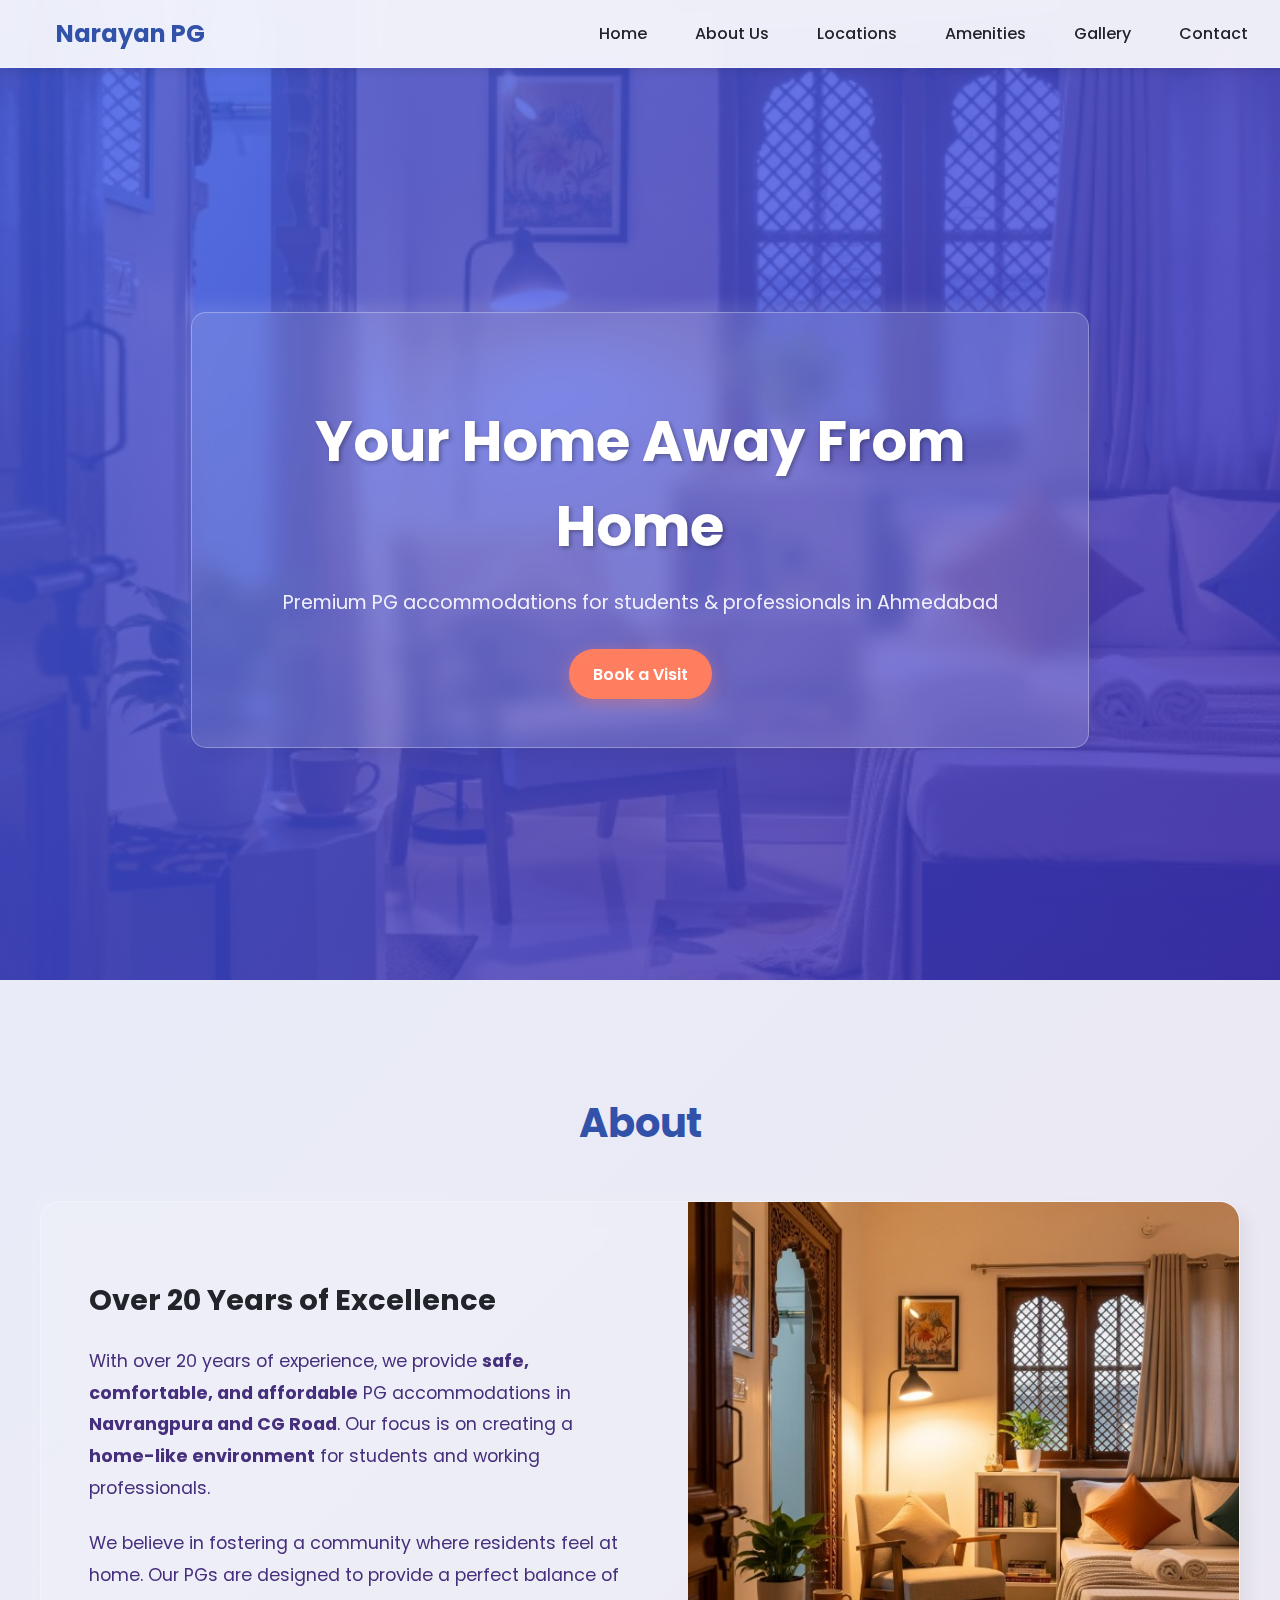
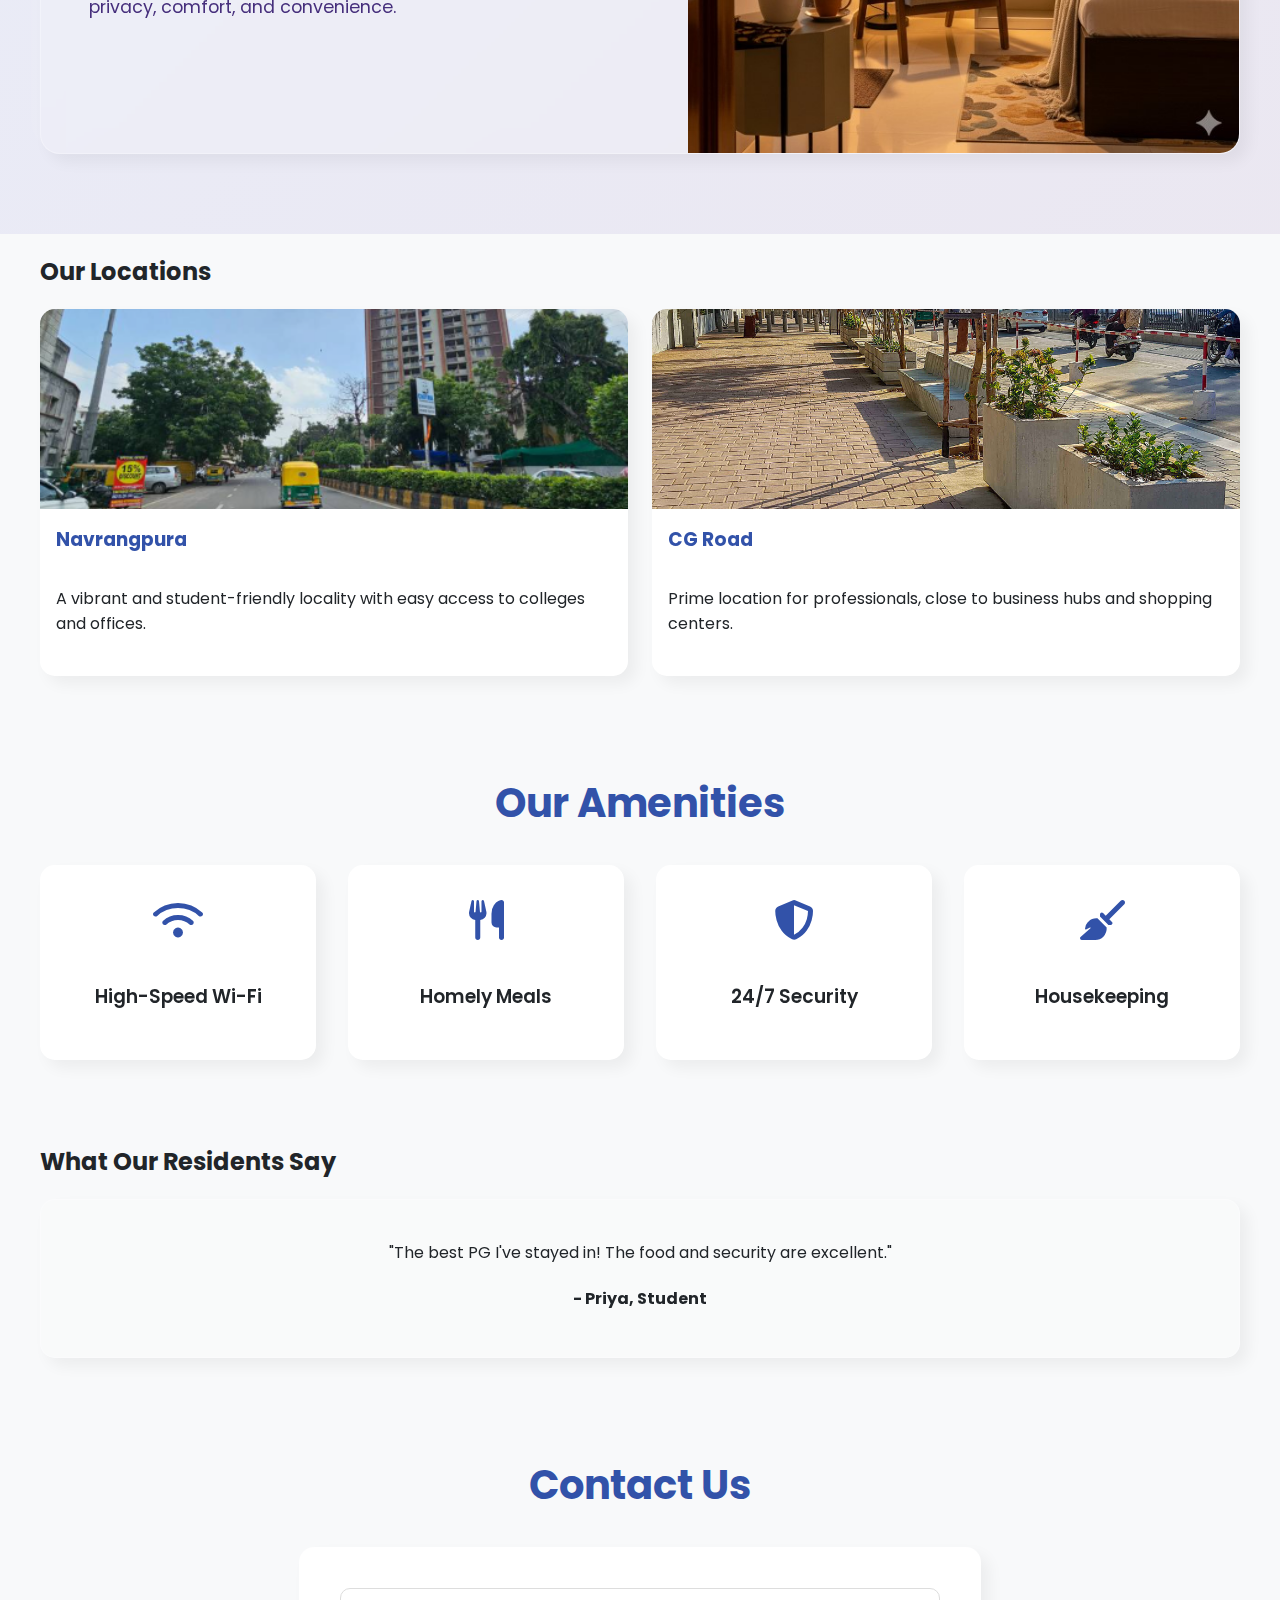
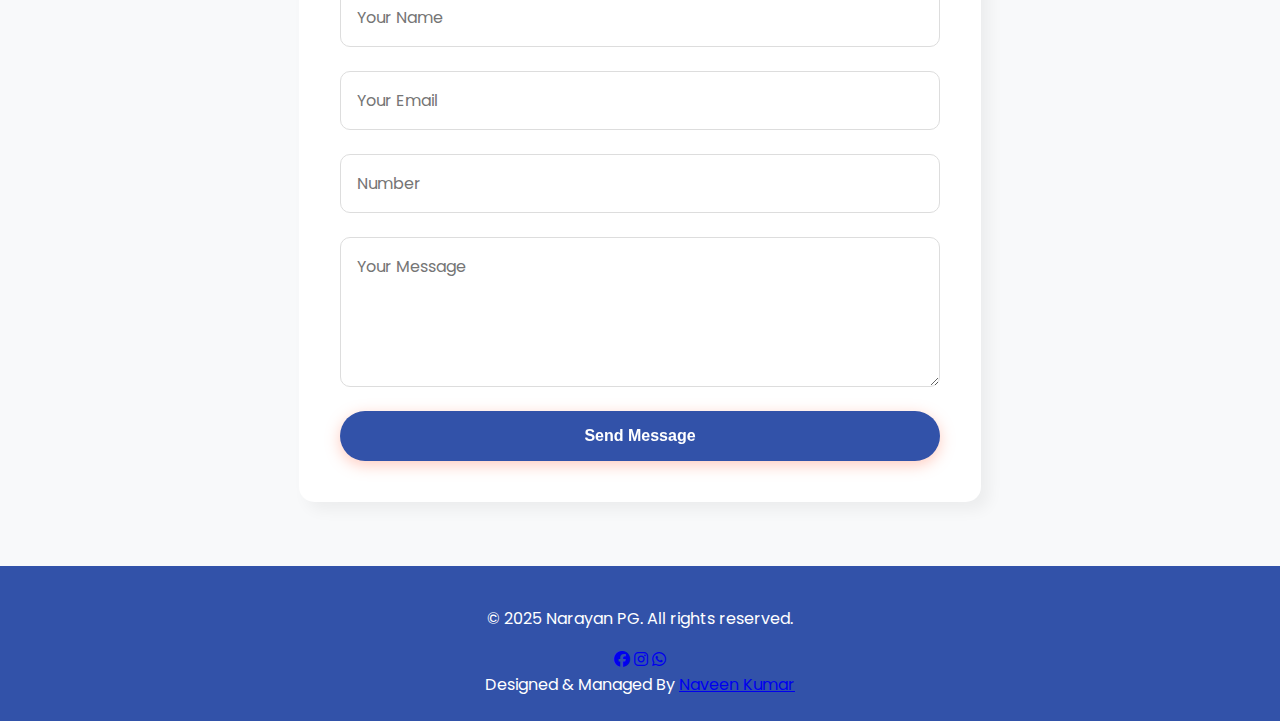
<file: index.html>
<head>
    <meta charset="UTF-8">
    <meta name="viewport" content="width=device-width, initial-scale=1.0">
    <title>Narayan PG | Premium PG in Ahmedabad</title>
    <link rel="stylesheet" href="css/style.css">
    <link rel="stylesheet" href="https://cdnjs.cloudflare.com/ajax/libs/font-awesome/6.4.0/css/all.min.css">
    <link href="https://fonts.googleapis.com/css2?family=Poppins:wght@300;400;500;600;700&display=swap" rel="stylesheet">
<link rel="icon" href="images/favicon.ico" type="image/x-icon">


</head>

<body>
   <!-- Navigation Bar -->
<nav class="navbar">
    <div class="container">
        <a href="index.html" class="logo">Narayan PG</a>
        <button class="hamburger" aria-label="Toggle navigation">
            <span></span>
            <span></span>
            <span></span>
        </button>
        <ul class="nav-links">
            <li><a href="index.html#home">Home</a></li>
            <li><a href="about.html">About Us</a></li>
            <li><a href="locations.html">Locations</a></li>
            <li><a href="amenities.html">Amenities</a></li>
            <li><a href="gallery.html">Gallery</a></li>
            <li><a href="index.html#contact">Contact</a></li>
        </ul>
    </div>
</nav>

    <!-- Hero Section -->
    <section id="home" class="hero">
        <div class="hero-content">
            <h1>Your Home Away From Home</h1>
            <p>Premium PG accommodations for students & professionals in Ahmedabad</p>
            <a href="#contact" class="btn">Book a Visit</a>
        </div>
    </section>

    <!-- About Section -->
<section id="about" class="about">
    <div class="container">
        <h2>About</h2>
        <div class="about-card">
            <div class="card-content">
                <h3>Over 20 Years of Excellence</h3>
                <p>
                    With over 20 years of experience, we provide <strong>safe, comfortable, and affordable</strong> PG accommodations in <strong>Navrangpura and CG Road</strong>. Our focus is on creating a <strong>home-like environment</strong> for students and working professionals.
                </p>
                <p>
                    We believe in fostering a community where residents feel at home. Our PGs are designed to provide a perfect balance of privacy, comfort, and convenience.
                </p>
            </div>
            <div class="card-image">
                <img src="images/hero.jpg" alt="Our PG Accommodation" loading="lazy">
            </div>
        </div>
    </div>
</section>


    <!-- Locations Section -->
    <section id="locations" class="locations">
        <div class="container">
            <h2>Our Locations</h2>
            <div class="location-grid">
                <div class="location-card">
                

                    <img src="images/img1.png" alt="Navrangpura PG" loading="lazy">

                    <h3>Navrangpura</h3>
                    <p>A vibrant and student-friendly locality with easy access to colleges and offices.</p>
                </div>
                <div class="location-card">
                    <img src="images/img2.png" alt="CG Road" loading="lazy">

                    <h3>CG Road</h3>
                    <p>Prime location for professionals, close to business hubs and shopping centers.</p>
                </div>
            </div>
        </div>
    </section>

    <!-- Amenities Section -->
   <section id="amenities" class="amenities">
    <div class="container">
        <h2>Our Amenities</h2>
        <div class="amenities-grid">
            <div class="amenity-card">
                <div class="icon-container">
                    <i class="fas fa-wifi"></i>
                </div>
                <h3>High-Speed Wi-Fi</h3>
            </div>
            <div class="amenity-card">
                <div class="icon-container">
                    <i class="fas fa-utensils"></i>
                </div>
                <h3>Homely Meals</h3>
            </div>
            <div class="amenity-card">
                <div class="icon-container">
                    <i class="fas fa-shield-alt"></i>
                </div>
                <h3>24/7 Security</h3>
            </div>
            <div class="amenity-card">
                <div class="icon-container">
                    <i class="fas fa-broom"></i>
                </div>
                <h3>Housekeeping</h3>
            </div>
        </div>
    </div>
</section>



    <!-- Testimonials Section -->
    <section id="testimonials" class="testimonials">
        <div class="container">
            <h2>What Our Residents Say</h2>
            <div class="testimonial-slider">
                <div class="testimonial active">
                    <p>"The best PG I've stayed in! The food and security are excellent."</p>
                    <h4>- Priya, Student</h4>
                </div>
                <div class="testimonial">
                    <p>"A home away from home. Highly recommend for working professionals."</p>
                    <h4>- Rohit, IT Professional</h4>
                </div>
            </div>
        </div>
    </section>

    <!-- Contact Section -->
<section id="contact" class="contact">
    <div class="container">
        <h2>Contact Us</h2>
        <form class="contact-form" action="https://formspree.io/f/xkgvpkrv" method="POST">
            <input type="text" name="name" placeholder="Your Name" required>
            <input type="email" name="email" placeholder="Your Email" required>
            <input type="text" name="Mobile NO." placeholder="Number" required>
            <textarea name="message" placeholder="Your Message" required></textarea>
            <button type="submit" class="btn">Send Message</button>
        </form>
    </div>
</section>



    <!-- Footer -->
    <footer>
        <div class="container">
            <p>&copy; 2025 Narayan PG. All rights reserved.</p>
            <div class="social-links">
                <a href="#"><i class="fab fa-facebook"></i></a>
                <a href="#"><i class="fab fa-instagram"></i></a>
                <a href="#"><i class="fab fa-whatsapp"></i></a>
            </div>
            <div class="col-md-6 text-center text-md-end">
                        
                        Designed & Managed By <a class="border-bottom" href="https://naveenk1013.github.io/Portfolio/">Naveen Kumar</a>
                        
                    </div>
        </div>
    </footer>

    <!-- JavaScript for Smooth Transitions -->
    <script src="js/script.js"></script>


    

<!-- Back to Top Button -->
<button id="back-to-top" aria-label="Back to top"><i class="fas fa-arrow-up"></i></button>


</body>
</html>
</file>
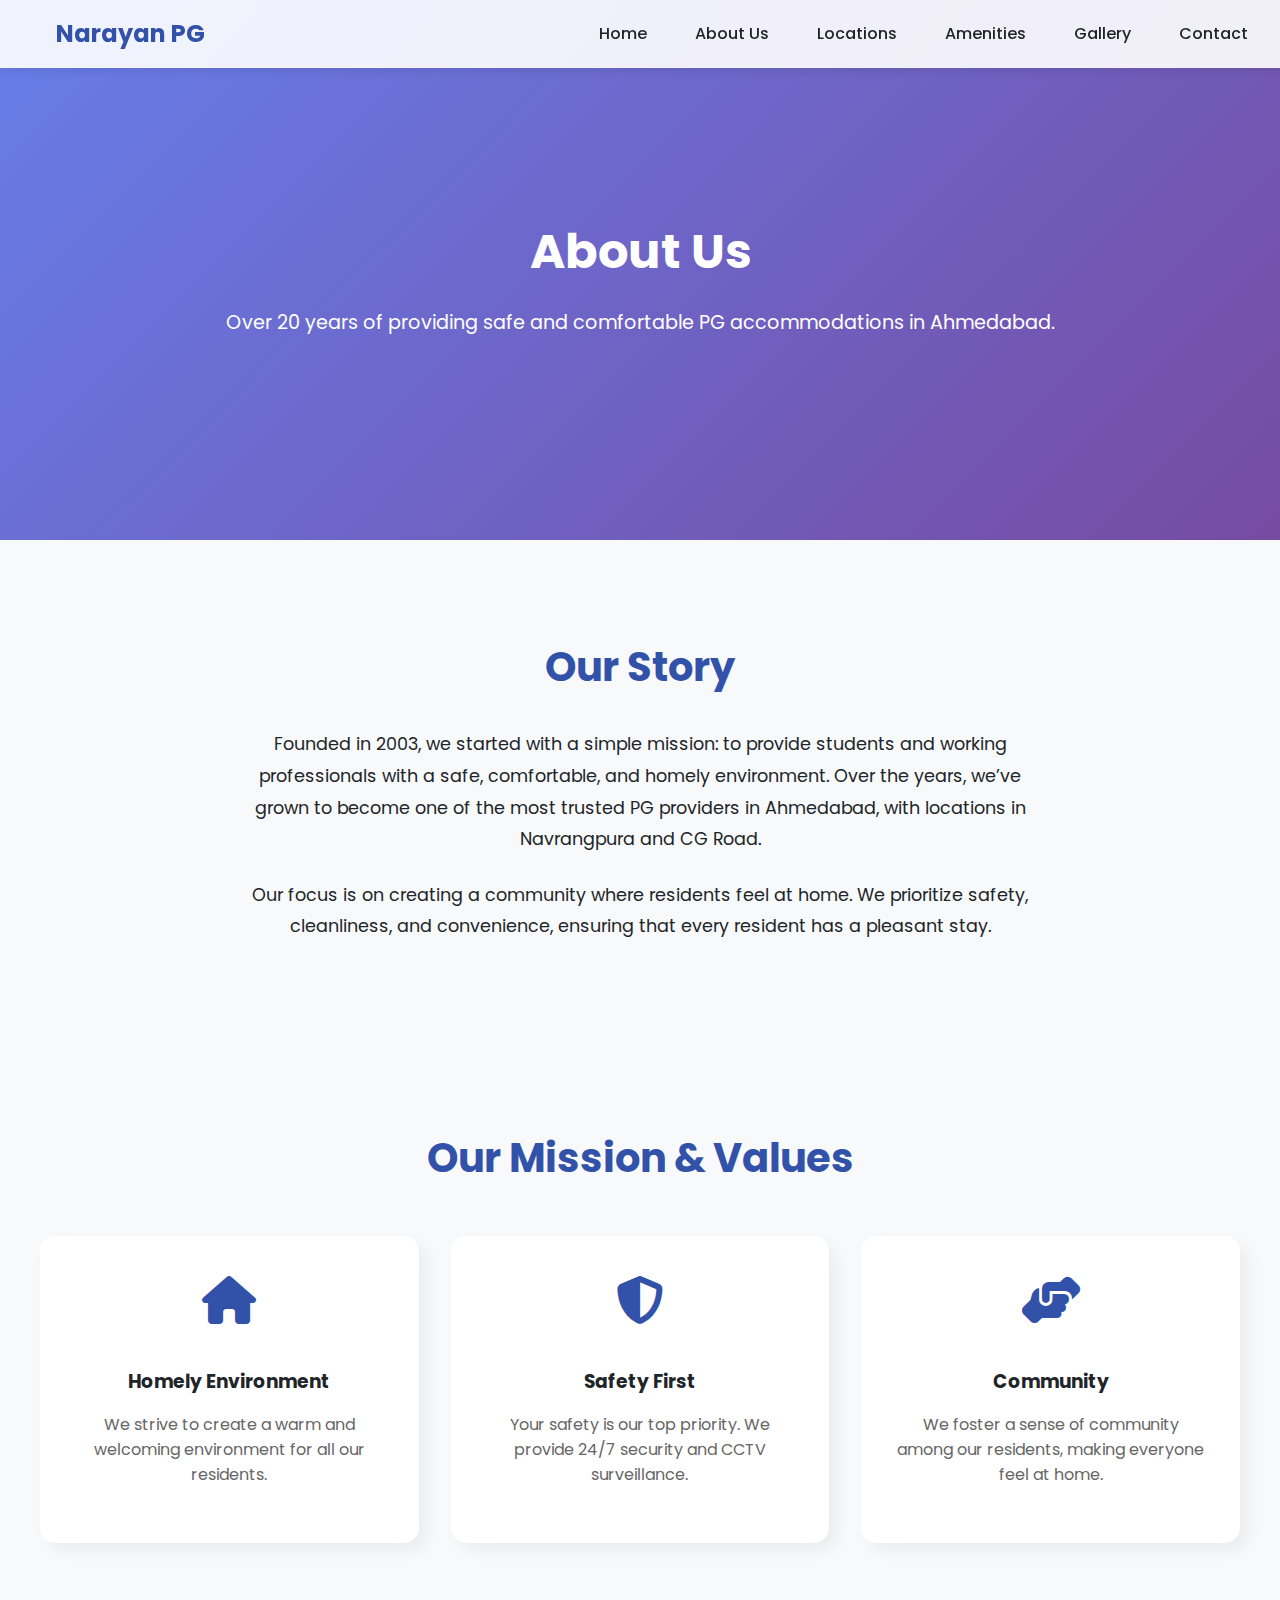
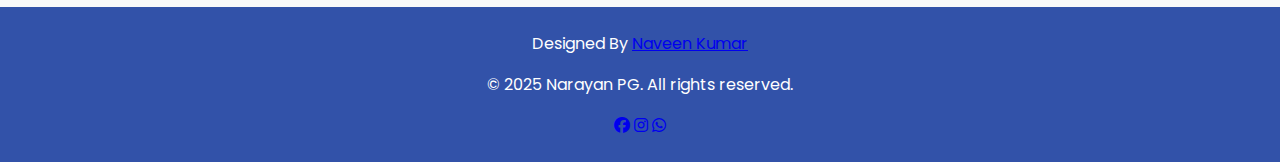
<file: about.html>
<!DOCTYPE html>
<html lang="en">
<head>
    <meta charset="UTF-8">
    <meta name="viewport" content="width=device-width, initial-scale=1.0">
    <title>About Us | Narayan PG</title>
    <link rel="stylesheet" href="css/style.css">
    <link rel="stylesheet" href="https://cdnjs.cloudflare.com/ajax/libs/font-awesome/6.4.0/css/all.min.css">
    <link href="https://fonts.googleapis.com/css2?family=Poppins:wght@300;400;500;600;700&display=swap" rel="stylesheet">
</head>
<body>
    <!-- Navigation -->
    <nav class="navbar">
        <div class="container">
            <a href="index.html" class="logo">Narayan PG</a>
            <ul class="nav-links">
                <li><a href="index.html">Home</a></li>
                <li><a href="about.html">About Us</a></li>
                <li><a href="locations.html">Locations</a></li>
                <li><a href="amenities.html">Amenities</a></li>
                <li><a href="gallery.html">Gallery</a></li>
                <li><a href="index.html#contact">Contact</a></li>
            </ul>
        </div>
    </nav>

    <!-- About Hero Section -->
    <section class="about-hero">
        <div class="container">
            <h1>About Us</h1>
            <p>Over 20 years of providing safe and comfortable PG accommodations in Ahmedabad.</p>
        </div>
    </section>

    <!-- Our Story Section -->
    <section class="our-story">
        <div class="container">
            <h2>Our Story</h2>
            <p>
                Founded in 2003, we started with a simple mission: to provide students and working professionals with a safe, comfortable, and homely environment. Over the years, we’ve grown to become one of the most trusted PG providers in Ahmedabad, with locations in Navrangpura and CG Road.
            </p>
            <p>
                Our focus is on creating a community where residents feel at home. We prioritize safety, cleanliness, and convenience, ensuring that every resident has a pleasant stay.
            </p>
        </div>
    </section>

    <!-- Mission and Values -->
    <section class="mission-values">
        <div class="container">
            <h2>Our Mission & Values</h2>
            <div class="values-grid">
                <div class="value-card">
                    <i class="fas fa-home"></i>
                    <h3>Homely Environment</h3>
                    <p>We strive to create a warm and welcoming environment for all our residents.</p>
                </div>
                <div class="value-card">
                    <i class="fas fa-shield-alt"></i>
                    <h3>Safety First</h3>
                    <p>Your safety is our top priority. We provide 24/7 security and CCTV surveillance.</p>
                </div>
                <div class="value-card">
                    <i class="fas fa-hands-helping"></i>
                    <h3>Community</h3>
                    <p>We foster a sense of community among our residents, making everyone feel at home.</p>
                </div>
            </div>
        </div>
    </section>

    <!-- Team Section -->
     <!--
    <section class="team-section">
        <div class="container">
            <h2>Meet Our Team</h2>
            <div class="team-grid">
                <div class="team-card">
                    <img src="images/team-member1.jpg" alt="Team Member 1">
                    <h3>Ms. Sulabh Narayan</h3>
                    <p>Founder & Manager</p>
                </div>
                <div class="team-card">
                    <img src="images/team-member2.jpg" alt="Team Member 2">
                    <h3>Team Member 2</h3>
                    <p>Operations Manager</p>
                </div>
            </div>
        </div>
    </section>
-->
    <!-- Footer -->
    <footer>
	
	</div>
                    <div class="col-md-6 text-center text-md-end">
                        
                        Designed By <a class="border-bottom" href="https://naveenk1013.github.io/Portfolio/">Naveen Kumar</a>
                        
                    </div>
					
        <div class="container">
            <p>&copy; 2025 Narayan PG. All rights reserved.</p>
            <div class="social-links">
                <a href="#"><i class="fab fa-facebook"></i></a>
                <a href="#"><i class="fab fa-instagram"></i></a>
                <a href="#"><i class="fab fa-whatsapp"></i></a>
            </div>
        </div>
    </footer>

    <!-- JavaScript -->
    <script src="js/script.js"></script>
</body>
</html>
</file>
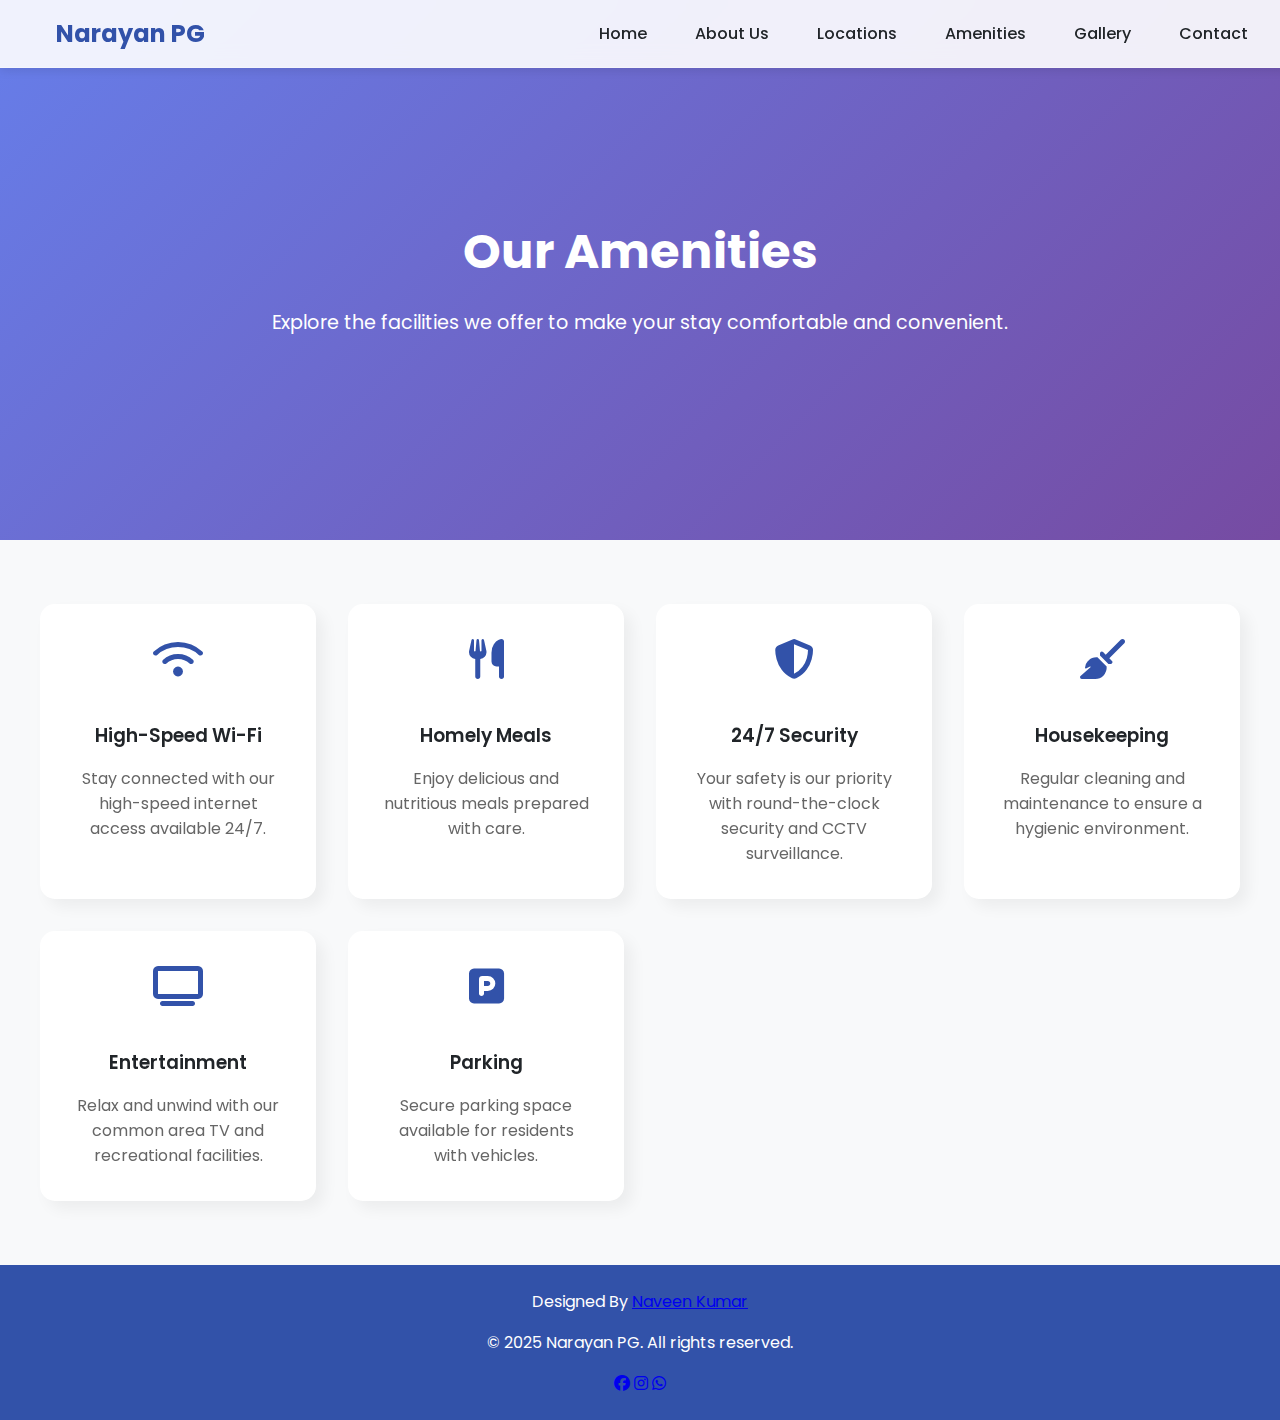
<file: amenities.html>
<!DOCTYPE html>
<html lang="en">
<head>
    <meta charset="UTF-8">
    <meta name="viewport" content="width=device-width, initial-scale=1.0">
    <title>Amenities | Narayan PG</title>
    <link rel="stylesheet" href="css/style.css">
    <link rel="stylesheet" href="https://cdnjs.cloudflare.com/ajax/libs/font-awesome/6.4.0/css/all.min.css">
    <link href="https://fonts.googleapis.com/css2?family=Poppins:wght@300;400;500;600;700&display=swap" rel="stylesheet">
</head>
<body>
    <!-- Navigation -->
    <nav class="navbar">
        <div class="container">
            <a href="index.html" class="logo">Narayan PG</a>
            <ul class="nav-links">
                <li><a href="index.html">Home</a></li>
                <li><a href="about.html">About Us</a></li>
                <li><a href="locations.html">Locations</a></li>
                <li><a href="amenities.html">Amenities</a></li>
                <li><a href="gallery.html">Gallery</a></li>
                <li><a href="index.html#contact">Contact</a></li>
            </ul>
        </div>
    </nav>

    <!-- Amenities Hero Section -->
    <section class="amenities-hero">
        <div class="container">
            <h1>Our Amenities</h1>
            <p>Explore the facilities we offer to make your stay comfortable and convenient.</p>
        </div>
    </section>

    <!-- Amenities Grid -->
    <section class="amenities-grid-section">
        <div class="container">
            <div class="amenities-grid">
                <div class="amenity-card">
                    <div class="icon-container">
                        <i class="fas fa-wifi"></i>
                    </div>
                    <h3>High-Speed Wi-Fi</h3>
                    <p>Stay connected with our high-speed internet access available 24/7.</p>
                </div>
                <div class="amenity-card">
                    <div class="icon-container">
                        <i class="fas fa-utensils"></i>
                    </div>
                    <h3>Homely Meals</h3>
                    <p>Enjoy delicious and nutritious meals prepared with care.</p>
                </div>
                <div class="amenity-card">
                    <div class="icon-container">
                        <i class="fas fa-shield-alt"></i>
                    </div>
                    <h3>24/7 Security</h3>
                    <p>Your safety is our priority with round-the-clock security and CCTV surveillance.</p>
                </div>
                <div class="amenity-card">
                    <div class="icon-container">
                        <i class="fas fa-broom"></i>
                    </div>
                    <h3>Housekeeping</h3>
                    <p>Regular cleaning and maintenance to ensure a hygienic environment.</p>
                </div>
                <div class="amenity-card">
                    <div class="icon-container">
                        <i class="fas fa-tv"></i>
                    </div>
                    <h3>Entertainment</h3>
                    <p>Relax and unwind with our common area TV and recreational facilities.</p>
                </div>
                <div class="amenity-card">
                    <div class="icon-container">
                        <i class="fas fa-parking"></i>
                    </div>
                    <h3>Parking</h3>
                    <p>Secure parking space available for residents with vehicles.</p>
                </div>
            </div>
        </div>
    </section>

    <!-- Footer -->
    <footer>
	
	</div>
                    <div class="col-md-6 text-center text-md-end">
                        
                        Designed By <a class="border-bottom" href="https://naveenk1013.github.io/Portfolio/">Naveen Kumar</a>
                        
                    </div>
        <div class="container">
            <p>&copy; 2025 Narayan PG. All rights reserved.</p>
            <div class="social-links">
                <a href="#"><i class="fab fa-facebook"></i></a>
                <a href="#"><i class="fab fa-instagram"></i></a>
                <a href="#"><i class="fab fa-whatsapp"></i></a>
            </div>
        </div>
    </footer>

    <!-- JavaScript -->
    <script src="js/script.js"></script>
</body>
</html>
</file>
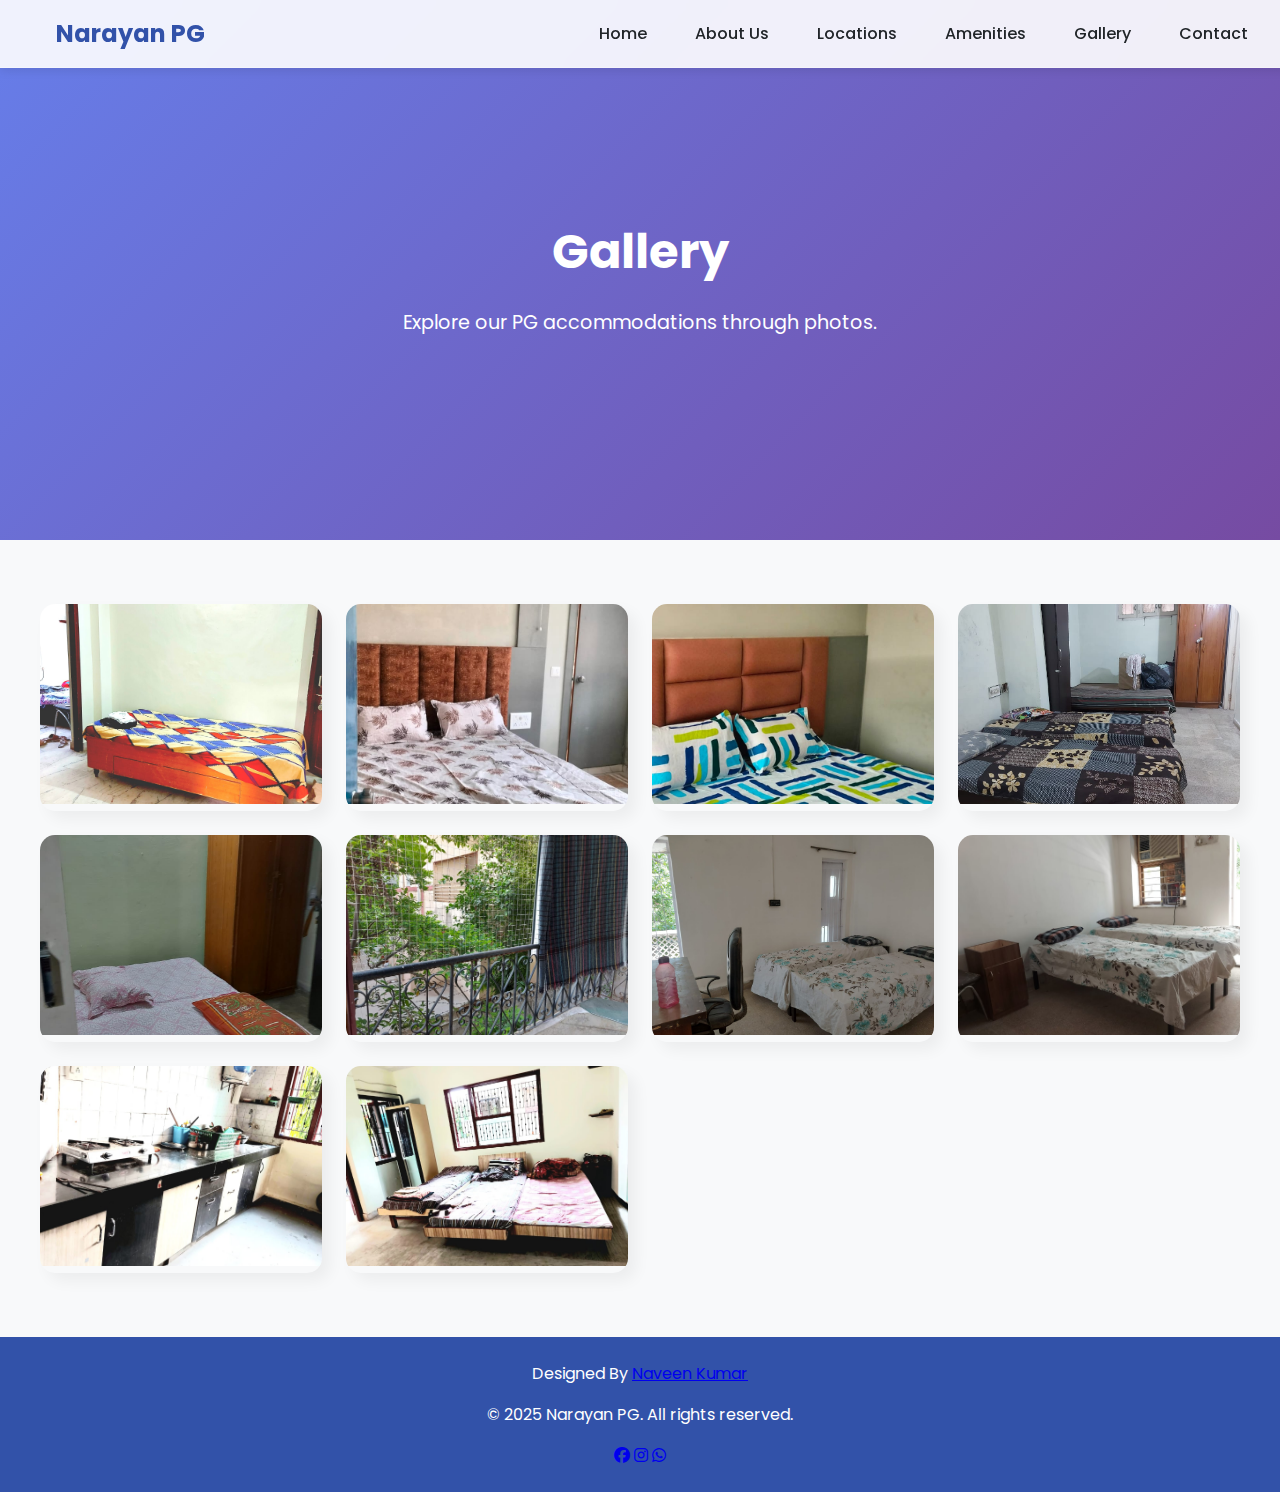
<file: gallery.html>
<!DOCTYPE html>
<html lang="en">
<head>
    <meta charset="UTF-8">
    <meta name="viewport" content="width=device-width, initial-scale=1.0">
    <title>Gallery | Narayan PG</title>
    <link rel="stylesheet" href="css/style.css">
    <link rel="stylesheet" href="https://cdnjs.cloudflare.com/ajax/libs/font-awesome/6.4.0/css/all.min.css">
    <link href="https://fonts.googleapis.com/css2?family=Poppins:wght@300;400;500;600;700&display=swap" rel="stylesheet">
</head>
<body>
    <!-- Navigation -->
    <nav class="navbar">
        <div class="container">
            <a href="index.html" class="logo">Narayan PG</a>
            <ul class="nav-links">
                <li><a href="index.html">Home</a></li>
                <li><a href="about.html">About Us</a></li>
                <li><a href="locations.html">Locations</a></li>
                <li><a href="amenities.html">Amenities</a></li>
                <li><a href="gallery.html">Gallery</a></li>
                <li><a href="index.html#contact">Contact</a></li>
            </ul>
        </div>
    </nav>

    <!-- Gallery Hero Section -->
    <section class="gallery-hero">
        <div class="container">
            <h1>Gallery</h1>
            <p>Explore our PG accommodations through photos.</p>
        </div>
    </section>

    <!-- Gallery Grid -->
    <section class="gallery-grid-section">
        <div class="container">
            <div class="gallery-grid">
                <div class="gallery-item">
                    <img src="images/gallery/img1.jpeg" alt="PG Room 1">
                </div>
                <div class="gallery-item">
                    <img src="images/gallery/img2.jpeg" alt="Common Area">
                </div>
                <div class="gallery-item">
                    <img src="images/gallery/img3.jpeg" alt="Kitchen">
                </div>
                <div class="gallery-item">
                    <img src="images/gallery/img4.jpeg" alt="PG Room 2">
                </div>
                <div class="gallery-item">
                    <img src="images/gallery/img5.jpeg" alt="Bathroom">
                </div>
                <div class="gallery-item">
                    <img src="images/gallery/img6.jpeg" alt="Entrance">
                </div>
				
				<div class="gallery-item">
                    <img src="images/gallery/img7.jpeg" alt="Entrance">
                </div>
				
				<div class="gallery-item">
                    <img src="images/gallery/img8.jpeg" alt="Entrance">
                </div>
				
				<div class="gallery-item">
                    <img src="images/gallery/img9.jpeg" alt="Entrance">
                </div>
				
				<div class="gallery-item">
                    <img src="images/gallery/img10.jpeg" alt="Entrance">
                </div>
            </div>
        </div>
    </section>

    <!-- Footer -->
    <footer>
	
	</div>
                    <div class="col-md-6 text-center text-md-end">
                        
                        Designed By <a class="border-bottom" href="https://naveenk1013.github.io/Portfolio/">Naveen Kumar</a>
                        
                    </div> 
        <div class="container">
            <p>&copy; 2025 Narayan PG. All rights reserved.</p>
            <div class="social-links">
                <a href="#"><i class="fab fa-facebook"></i></a>
                <a href="#"><i class="fab fa-instagram"></i></a>
                <a href="#"><i class="fab fa-whatsapp"></i></a>
            </div>
        </div>
    </footer>

    <!-- JavaScript -->
    <script src="js/script.js"></script>
</body>
</html>
</file>
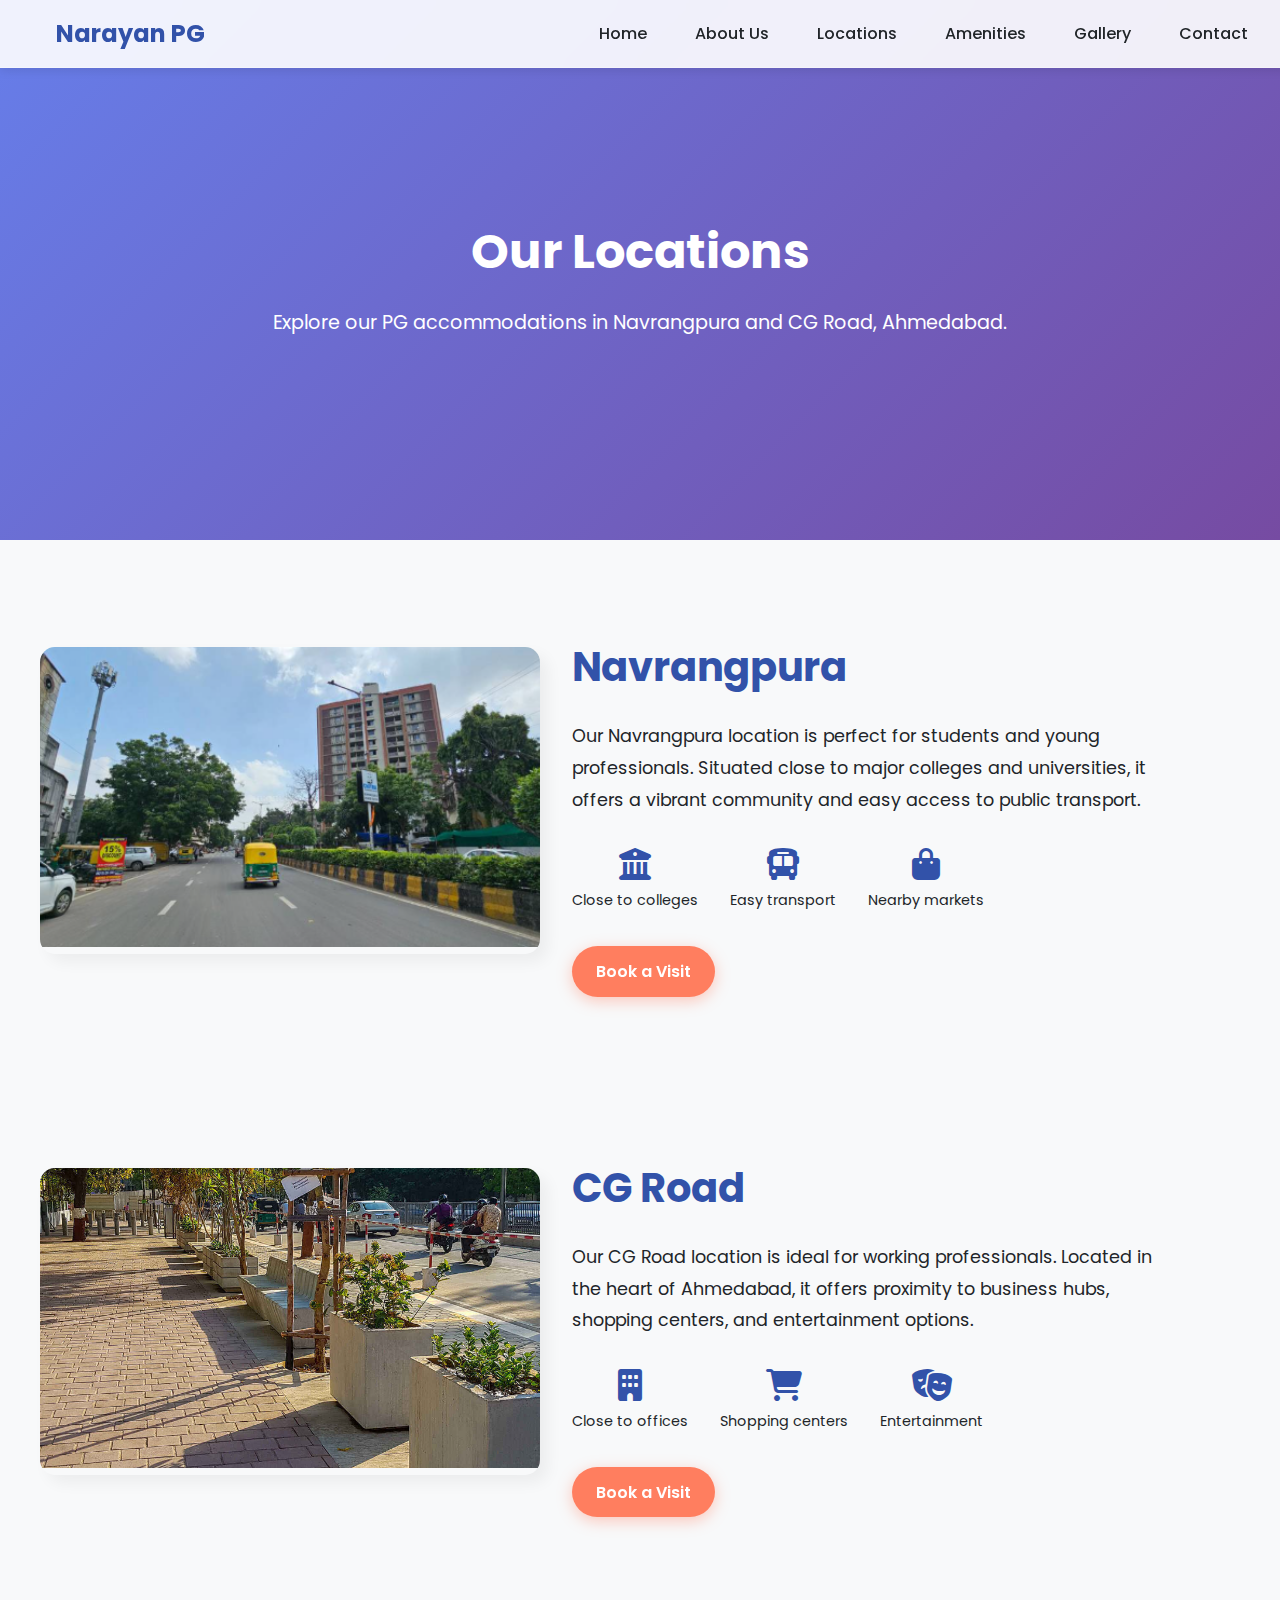
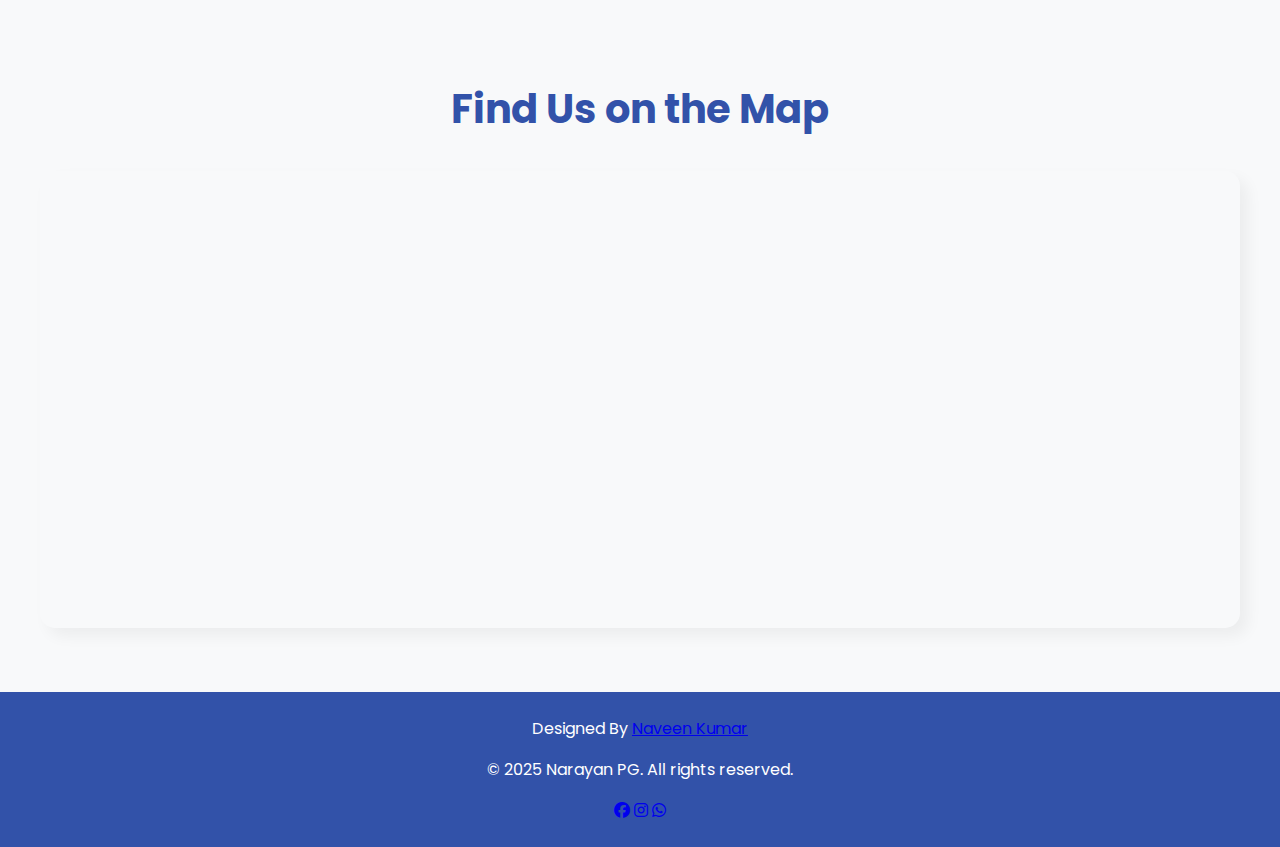
<file: locations.html>
<!DOCTYPE html>
<html lang="en">
<head>
    <meta charset="UTF-8">
    <meta name="viewport" content="width=device-width, initial-scale=1.0">
    <title>Locations | Narayan PG</title>
    <link rel="stylesheet" href="css/style.css">
    <link rel="stylesheet" href="https://cdnjs.cloudflare.com/ajax/libs/font-awesome/6.4.0/css/all.min.css">
    <link href="https://fonts.googleapis.com/css2?family=Poppins:wght@300;400;500;600;700&display=swap" rel="stylesheet">
</head>
<body>
    <!-- Navigation -->
    <nav class="navbar">
        <div class="container">
            <a href="index.html" class="logo">Narayan PG</a>
            <ul class="nav-links">
                <li><a href="index.html">Home</a></li>
                <li><a href="about.html">About Us</a></li>
                <li><a href="locations.html">Locations</a></li>
                <li><a href="amenities.html">Amenities</a></li>
                <li><a href="gallery.html">Gallery</a></li>
                <li><a href="index.html#contact">Contact</a></li>
            </ul>
        </div>
    </nav>

    <!-- Locations Hero Section -->
    <section class="locations-hero">
        <div class="container">
            <h1>Our Locations</h1>
            <p>Explore our PG accommodations in Navrangpura and CG Road, Ahmedabad.</p>
        </div>
    </section>

    <!-- Navrangpura Location -->
    <section class="location-section">
        <div class="container">
            <div class="location-content">
                <div class="location-image">
                    <img src="images/img1.png" alt="Navrangpura PG">
                </div>
                <div class="location-details">
                    <h2>Navrangpura</h2>
                    <p>
                        Our Navrangpura location is perfect for students and young professionals. Situated close to major colleges and universities, it offers a vibrant community and easy access to public transport.
                    </p>
                    <div class="location-features">
                        <div class="feature">
                            <i class="fas fa-university"></i>
                            <p>Close to colleges</p>
                        </div>
                        <div class="feature">
                            <i class="fas fa-bus"></i>
                            <p>Easy transport</p>
                        </div>
                        <div class="feature">
                            <i class="fas fa-shopping-bag"></i>
                            <p>Nearby markets</p>
                        </div>
                    </div>
                    <a href="index.html#contact" class="btn">Book a Visit</a>
                </div>
            </div>
        </div>
    </section>

    <!-- CG Road Location -->
    <section class="location-section">
        <div class="container">
            <div class="location-content">
                <div class="location-image">
                    <img src="images/img2.png" alt="CG Road PG">
                </div>
                <div class="location-details">
                    <h2>CG Road</h2>
                    <p>
                        Our CG Road location is ideal for working professionals. Located in the heart of Ahmedabad, it offers proximity to business hubs, shopping centers, and entertainment options.
                    </p>
                    <div class="location-features">
                        <div class="feature">
                            <i class="fas fa-building"></i>
                            <p>Close to offices</p>
                        </div>
                        <div class="feature">
                            <i class="fas fa-shopping-cart"></i>
                            <p>Shopping centers</p>
                        </div>
                        <div class="feature">
                            <i class="fas fa-theater-masks"></i>
                            <p>Entertainment</p>
                        </div>
                    </div>
                    <a href="index.html#contact" class="btn">Book a Visit</a>
                </div>
            </div>
        </div>
    </section>

    <!-- Map Section -->
    <section class="map-section">
        <div class="container">
            <h2>Find Us on the Map</h2>
            <div class="map-container">
                <!-- Embed Google Maps here -->
                <iframe src="https://www.google.com/maps/embed?pb=!1m18!1m12!1m3!1d3671.534567!2d72.567890!3d23.023456!2m3!1f0!2f0!3f0!3m2!1i1024!2i768!4f13.1!3m3!1m2!1s0x0%3A0x0!2zMjPCsDAxJzI5LjUiTiA3MsKwMzQnMDcuMCJF!5e0!3m2!1sen!2sin!4v1234567890" width="100%" height="450" style="border:0;" allowfullscreen="" loading="lazy"></iframe>
            </div>
        </div>
    </section>

    <!-- Footer -->
    <footer>
	
	</div>
                    <div class="col-md-6 text-center text-md-end">
                        
                        Designed By <a class="border-bottom" href="https://naveenk1013.github.io/Portfolio/">Naveen Kumar</a>
                        
                    </div>
        <div class="container">
            <p>&copy; 2025 Narayan PG. All rights reserved.</p>
            <div class="social-links">
                <a href="#"><i class="fab fa-facebook"></i></a>
                <a href="#"><i class="fab fa-instagram"></i></a>
                <a href="#"><i class="fab fa-whatsapp"></i></a>
            </div>
        </div>
    </footer>

    <!-- JavaScript -->
    <script src="js/script.js"></script>
</body>
</html>
</file>
<file: css/style.css>
/* Modern, Responsive CSS with High Contrast and Glassmorphism */
:root {
    --primary-color: hsl(224, 54%, 43%); /* Vibrant blue */
    --secondary-color: #3f37c9; /* Deep purpl */
    --accent-color: #ff7e5f; /* Warm orange for contrast */
    --light-color: #f8f9fa;
    --dark-color: #212529;
    --glass-bg: rgba(255, 255, 255, 0.15);
    --glass-border: rgba(255, 255, 255, 0.3);
    --neumorphic-shadow: 8px 8px 15px rgba(0, 0, 0, 0.05), -8px -8px 15px rgba(255, 255, 255, 0.1);
    --transition: all 0.4s cubic-bezier(0.25, 0.8, 0.25, 1);
    --font-primary: 'Poppins', sans-serif;
}

/* Global Styles */
body {
    font-family: var(--font-primary);
    margin: 0;
    padding: 0;
    color: var(--dark-color);
    background: var(--light-color);
    overflow-x: hidden;
}

/* Responsive Container */
.container {
    width: 100%;
    max-width: 1200px;
    margin: 0 auto;
    padding: 0 1rem;
}

/* Glassmorphism Navbar */
.navbar {
    position: fixed;
    top: 0;
    width: 100%;
    padding: 1rem;
    background: var(--glass-bg);
    backdrop-filter: blur(90px);
    border-bottom: 1px solid var(--glass-border);
    z-index: 1000;
    box-shadow: var(--neumorphic-shadow);
    transition: var(--transition);
}

.navbar.scrolled {
    background: rgba(72, 115, 209, 0.9);
}

.navbar .container {
    display: flex;
    justify-content: space-between;
    align-items: center;
}

.logo {
    font-size: 1.5rem;
    font-weight: 700;
    color: var(--primary-color);
    text-decoration: none;
    transition: var(--transition);
}

.nav-links {
    display: flex;
    list-style: none;
    gap: 1.5rem;
    margin: 0;
    padding: 0;
}

.nav-links a {
    text-decoration: none;
    color: var(--dark-color);
    font-weight: 500;
    padding: 0.5rem;
    border-radius: 5px;
    transition: var(--transition);
}

.navbar.scrolled .nav-links a {
    color: white;
}

.nav-links a:hover {
    color: var(--primary-color);
}

/* Hero Section with High-Contrast Text */
.hero {
    height: 100vh;
    background: url('../images/hero.jpg') no-repeat center center/cover;
    display: flex;
    align-items: center;
    position: relative;
    padding-top: 80px;
}

.hero::before {
    content: '';
    position: absolute;
    top: 0;
    left: 0;
    width: 100%;
    height: 100%;
    background: linear-gradient(135deg, rgba(67, 97, 238, 0.8), rgba(63, 55, 201, 0.8));
}

.hero-content {
    max-width: 800px;
    margin: 0 auto;
    text-align: center;
    color: white;
    z-index: 2;
    padding: 2rem;
    border-radius: 15px;
    background: var(--glass-bg);
    backdrop-filter: blur(10px);
    border: 1px solid var(--glass-border);
    box-shadow: var(--neumorphic-shadow);
    transform: perspective(1000px) translateZ(0);
    transition: var(--transition);
}

.hero-content h1 {
    font-size: 2.5rem;
    margin-bottom: 1rem;
    color: white; 
    
    /* Ensures high contrast */
    text-shadow: 2px 2px 4px rgba(0, 0, 0, 0.3);
}

.hero-content p {
    font-size: 1.2rem;
    margin-bottom: 2rem;
    color: rgba(255, 255, 255, 0.9);
}

.btn {
    display: inline-block;
    padding: 0.8rem 1.5rem;
    background: var(--accent-color);
    color: white;
    border-radius: 50px;
    text-decoration: none;
    font-weight: 600;
    box-shadow: 0 4px 15px rgba(255, 126, 95, 0.4);
    transition: var(--transition);
    transform: translateZ(0);
    border: none;
    cursor: pointer;
}

.btn:hover {
    background: #e86f51;
    transform: translateY(-3px) translateZ(5px);
    box-shadow: 0 8px 25px rgba(255, 126, 95, 0.6);
}
/* Navigation Bar Styles */
.navbar {
    position: fixed;
    top: 0;
    width: 100%;
    padding: 1rem;
    background: rgba(255, 255, 255, 0.9);
    backdrop-filter: blur(10px);
    box-shadow: 0 2px 10px rgba(0, 0, 0, 0.1);
    z-index: 1000;
    transition: all 0.3s ease;
}

.navbar.scrolled {
    background: rgba(67, 97, 238, 0.9);
    padding: 0.5rem 1rem;
}

.navbar .container {
    display: flex;
    justify-content: space-between;
    align-items: center;
    max-width: 1200px;
    margin: 0 auto;
}

.logo {
    font-size: 1.5rem;
    font-weight: 700;
    color: var(--primary-color);
    text-decoration: none;
}

.navbar.scrolled .logo {
    color: white;
}

/* Hamburger Menu */

.hamburger {
    display: none;
    background: none;
    border: none;
    cursor: pointer;
    padding: 1.5rem;
    z-index: 1001;
}

.hamburger span {
    display: block;
    width: 25px;
    height: 3px;
    background: var(--primary-color);
    margin: 5.5px 0;
    transition: all 0.3s ease;
}

.navbar.scrolled .hamburger span {
    background: white;
}

/* Navigation Links */
.nav-links {
    display: flex;
    list-style: none;
    gap: 2rem;
    margin: 0;
    padding: 0;
}

.nav-links a {
    text-decoration: none;
    color: var(--dark-color);
    font-weight: 500;
    transition: all 0.3s ease;
}

.navbar.scrolled .nav-links a {
    color: white;
}

.nav-links a:hover {
    color: var(--primary-color);
}

/* Responsive Navigation */
@media (max-width: 768px) {
    .hamburger {
        display: block;
    }

    .nav-links {
        position: fixed;
        top: 70px;
        left: 0;
        width: 100%;
        background: rgba(67, 97, 238, 0.95);
        flex-direction: column;
        align-items: center;
        gap: 1.5rem;
        padding: 1.5rem 0;
        clip-path: circle(0px at 90% -10%);
        transition: all 0.5s ease-out;
        pointer-events: none;
        z-index: -1;
    }

    .nav-links.active {
        clip-path: circle(1000px at 90% -10%);
        pointer-events: all;
    }

    .nav-links a {
        color: white;
        font-size: 1.2rem;
    }

    .nav-links a:hover {
        color: var(--accent-color);
    }
}

/* Hamburger Animation */
.hamburger.active span:nth-child(1) {
    transform: rotate(45deg) translate(5px, 5px);
}

.hamburger.active span:nth-child(2) {
    opacity: 0;
}

.hamburger.active span:nth-child(3) {
    transform: rotate(-45deg) translate(7px, -6px);
}

/* Responsive Locations Grid */
.location-grid {
    display: grid;
    grid-template-columns: 1fr;
    gap: 1.5rem;
    perspective: 1000px;
}

.location-card {
    background: white;
    border-radius: 15px;
    overflow: hidden;
    box-shadow: var(--neumorphic-shadow);
    transition: var(--transition);
    transform: translateZ(0);
}

.location-card img {
    width: 100%;
    height: 200px;
    object-fit: cover;
}

.location-card h3 {
    padding: 1rem;
    margin: 0;
    color: var(--primary-color);
}

.location-card p {
    padding: 0 1rem 1.5rem;
    color: var(--dark-color);
}

/* Responsive Amenities Grid */
.amenities-grid {
    display: grid;
    grid-template-columns: repeat(2, 1fr);
    gap: 1.5rem;
    perspective: 1000px;
}

.amenity-card {
    background: white;
    padding: 2rem 1.5rem;
    border-radius: 15px;
    text-align: center;
    box-shadow: var(--neumorphic-shadow);
    transition: var(--transition);
    transform: translateZ(0);
}

.amenity-card i {
    font-size: 2.5rem;
    margin-bottom: 1rem;
    color: var(--primary-color);
}

/* Testimonials */
.testimonial-slider {
    max-width: 100%;
    margin: 0 auto;
    position: relative;
}

.testimonial {
    background: var(--glass-bg);
    padding: 1.5rem;
    border-radius: 15px;
    border: 1px solid var(--glass-border);
    box-shadow: var(--neumorphic-shadow);
    text-align: center;
    display: none;
    backdrop-filter: blur(10px);
    color: var(--dark-color);
}

.testimonial.active {
    display: block;
    animation: fadeIn 0.6s ease-in-out;
}
/* About Section Styles */
.about {
    padding: 5rem 0;
    background: linear-gradient(135deg, rgba(102, 126, 234, 0.1), rgba(118, 75, 162, 0.1));
}

.about h2 {
    text-align: center;
    margin-bottom: 3rem;
    font-size: 2.5rem;
    color: var(--primary-color);
}

.about-card {
    display: flex;
    flex-direction: column;
    max-width: 1200px;
    margin: 0 auto;
    background: var(--glass-bg);
    border-radius: 20px;
    overflow: hidden;
    box-shadow: var(--neumorphic-shadow);
    backdrop-filter: blur(10px);
    border: 1px solid var(--glass-border);
    transition: all 0.4s ease;
}

.about-card:hover {
    transform: translateY(-10px);
    box-shadow: 0 20px 40px rgba(0, 0, 0, 0.1);
}

.card-content {
    padding: 2.5rem;
    text-align: center;
}

.card-content h3 {
    margin-bottom: 1.5rem;
    font-size: 1.8rem;
    color: var(--dark-color);
}

.card-content p {
    margin-bottom: 1.5rem;
    font-size: 1.1rem;
    line-height: 1.8;
    color: #462f7c;
}

.card-image {
    width: 100%;
    height: 300px;
    overflow: hidden;
}

.card-image img {
    width: 100%;
    height: 100%;
    object-fit: cover;
    transition: all 0.4s ease;
}

.about-card:hover .card-image img {
    transform: scale(1.05);
}

/* Responsive Design */
@media (min-width: 768px) {
    .about-card {
        flex-direction: row;
    }

    .card-content {
        flex: 1;
        padding: 3rem;
        text-align: left;
    }

    .card-image {
        flex: 1;
        height: auto;
    }
}

/* Contact Form */
.contact-form {
    max-width: 100%;
    background: var(--glass-bg);
    padding: 1.5rem;
    border-radius: 15px;
    border: 1px solid var(--glass-border);
    box-shadow: var(--neumorphic-shadow);
}

.contact-form input,
.contact-form textarea {
    width: 100%;
    padding: 1rem;
    margin-bottom: 1rem;
    border: 1px solid #ddd;
    border-radius: 10px;
    background: rgba(255, 255, 255, 0.7);
}

/* Footer */
footer {
    background: var(--primary-color);
    color: white;
    text-align: center;
    padding: 1.5rem 0;
}

/* Media Queries for Larger Screens */
@media (min-width: 768px) {
    .hero-content h1 {
        font-size: 3.5rem;
    }

    .location-grid {
        grid-template-columns: repeat(2, 1fr);
    }

    .amenities-grid {
        grid-template-columns: repeat(4, 1fr);
    }

    .nav-links {
        gap: 2rem;
    }
}

@media (min-width: 1024px) {
    .container {
        padding: 0;
    }

    .hero-content {
        padding: 3rem;
    }
}
/* Amenities Section */
.amenities {
    padding: 4rem 0;
    background: #f8f9fa;
}

.amenities h2 {
    text-align: center;
    margin-bottom: 2rem;
    font-size: 2.5rem;
    color: var(--primary-color);
}

.amenities-grid {
    display: grid;
    grid-template-columns: repeat(auto-fit, minmax(200px, 1fr));
    gap: 2rem;
    perspective: 1000px;
}

.amenity-card {
    background: white;
    padding: 2rem 1.5rem;
    border-radius: 15px;
    text-align: center;
    box-shadow: var(--neumorphic-shadow);
    transition: all 0.4s cubic-bezier(0.25, 0.8, 0.25, 1);
    transform: translateZ(0);
    cursor: pointer;
    border: 1px solid rgba(255, 255, 255, 0.3);
}

.amenity-card:hover {
    transform: translateY(-10px) translateZ(10px);
    box-shadow: 0 15px 30px rgba(0, 0, 0, 0.1);
    background: var(--glass-bg);
    backdrop-filter: blur(10px);
    border: 1px solid rgba(255, 255, 255, 0.5);
}

.icon-container {
    width: 60px;
    height: 60px;
    margin: 0 auto 1.5rem;
    display: flex;
    align-items: center;
    justify-content: center;
    background: var(--primary-gradient);
    border-radius: 50%;
    color: white;
    font-size: 1.8rem;
    transition: all 0.4s ease;
}

.amenity-card:hover .icon-container {
    transform: scale(1.2);
    box-shadow: 0 8px 20px rgba(67, 97, 238, 0.4);
}

.amenity-card h3 {
    margin: 0;
    color: var(--dark-color);
    font-weight: 600;
}

.amenity-card:hover h3 {
    color: var(--primary-color);
}

/* Responsive Adjustments */
@media (max-width: 767px) {
    .amenities-grid {
        grid-template-columns: repeat(2, 1fr);
        gap: 1.5rem;
    }
}

@media (max-width: 480px) {
    .amenities-grid {
        grid-template-columns: 1fr;
    }
}

/* About Page Styles */
.about-hero {
    height: 60vh;
    background: linear-gradient(135deg, #667eea 0%, #764ba2 100%);
    display: flex;
    align-items: center;
    color: white;
    text-align: center;
}

.about-hero h1 {
    font-size: 3rem;
    margin-bottom: 1rem;
}

.about-hero p {
    font-size: 1.2rem;
}

.our-story {
    padding: 4rem 0;
    text-align: center;
}

.our-story h2 {
    font-size: 2.5rem;
    margin-bottom: 2rem;
    color: var(--primary-color);
}

.our-story p {
    font-size: 1.1rem;
    line-height: 1.8;
    max-width: 800px;
    margin: 0 auto 1.5rem;
}

.mission-values {
    padding: 4rem 0;
    background: #f8f9fa;
}

.mission-values h2 {
    text-align: center;
    margin-bottom: 3rem;
    font-size: 2.5rem;
    color: var(--primary-color);
}

.values-grid {
    display: grid;
    grid-template-columns: repeat(auto-fit, minmax(300px, 1fr));
    gap: 2rem;
}

.value-card {
    background: white;
    padding: 2.5rem 2rem;
    border-radius: 15px;
    text-align: center;
    box-shadow: var(--neumorphic-shadow);
    transition: all 0.4s ease;
}

.value-card:hover {
    transform: translateY(-10px);
    box-shadow: 0 15px 30px rgba(0, 0, 0, 0.1);
}

.value-card i {
    font-size: 3rem;
    color: var(--primary-color);
    margin-bottom: 1.5rem;
}

.value-card h3 {
    margin-bottom: 1rem;
    color: var(--dark-color);
}

.value-card p {
    color: #666;
}

.team-section {
    padding: 4rem 0;
}

.team-section h2 {
    text-align: center;
    margin-bottom: 3rem;
    font-size: 2.5rem;
    color: var(--primary-color);
}

.team-grid {
    display: grid;
    grid-template-columns: repeat(auto-fit, minmax(250px, 1fr));
    gap: 2rem;
}

.team-card {
    text-align: center;
    transition: all 0.4s ease;
}

.team-card img {
    width: 100%;
    height: 250px;
    object-fit: cover;
    border-radius: 15px;
    margin-bottom: 1.5rem;
    box-shadow: var(--neumorphic-shadow);
}

.team-card h3 {
    margin-bottom: 0.5rem;
    color: var(--dark-color);
}

.team-card p {
    color: #666;
}

/* Gallery Page Styles */
.gallery-hero {
    height: 60vh;
    background: linear-gradient(135deg, #667eea 0%, #764ba2 100%);
    display: flex;
    align-items: center;
    color: white;
    text-align: center;
}

.gallery-hero h1 {
    font-size: 3rem;
    margin-bottom: 1rem;
}

.gallery-hero p {
    font-size: 1.2rem;
}

.gallery-grid-section {
    padding: 4rem 0;
}

.gallery-grid {
    display: grid;
    grid-template-columns: repeat(auto-fit, minmax(250px, 1fr));
    gap: 1.5rem;
}

.gallery-item {
    overflow: hidden;
    border-radius: 15px;
    box-shadow: var(--neumorphic-shadow);
    transition: all 0.4s ease;
    cursor: pointer;
}

.gallery-item:hover {
    transform: translateY(-10px);
    box-shadow: 0 15px 30px rgba(0, 0, 0, 0.1);
}

.gallery-item img {
    width: 100%;
    height: 200px;
    object-fit: cover;
    transition: all 0.4s ease;
}

.gallery-item:hover img {
    transform: scale(1.05);
}


/* Locations Page Styles */
.locations-hero {
    height: 60vh;
    background: linear-gradient(135deg, #667eea 0%, #764ba2 100%);
    display: flex;
    align-items: center;
    color: white;
    text-align: center;
}

.locations-hero h1 {
    font-size: 3rem;
    margin-bottom: 1rem;
}

.locations-hero p {
    font-size: 1.2rem;
}

.location-section {
    padding: 4rem 0;
}

.location-content {
    display: flex;
    flex-direction: column;
    gap: 2rem;
    align-items: center;
}

.location-image {
    width: 100%;
    max-width: 500px;
    border-radius: 15px;
    overflow: hidden;
    box-shadow: var(--neumorphic-shadow);
}

.location-image img {
    width: 100%;
    height: 300px;
    object-fit: cover;
}

.location-details {
    text-align: center;
    max-width: 600px;
}

.location-details h2 {
    font-size: 2.5rem;
    margin-bottom: 1.5rem;
    color: var(--primary-color);
}

.location-details p {
    font-size: 1.1rem;
    line-height: 1.8;
    margin-bottom: 2rem;
}

.location-features {
    display: flex;
    justify-content: center;
    gap: 2rem;
    margin-bottom: 2rem;
    flex-wrap: wrap;
}

.feature {
    text-align: center;
}

.feature i {
    font-size: 2rem;
    color: var(--primary-color);
    margin-bottom: 0.5rem;
}

.feature p {
    margin: 0;
    font-size: 0.9rem;
}

.map-section {
    padding: 4rem 0;
    background: #f8f9fa;
}

.map-section h2 {
    text-align: center;
    margin-bottom: 2rem;
    font-size: 2.5rem;
    color: var(--primary-color);
}

.map-container {
    border-radius: 15px;
    overflow: hidden;
    box-shadow: var(--neumorphic-shadow);
}

/* Responsive Adjustments */
@media (min-width: 768px) {
    .location-content {
        flex-direction: row;
        text-align: left;
    }

    .location-details {
        text-align: left;
    }

    .location-features {
        justify-content: flex-start;
    }
}

/* Amenities Page Styles */
.amenities-hero {
    height: 60vh;
    background: linear-gradient(135deg, #667eea 0%, #764ba2 100%);
    display: flex;
    align-items: center;
    color: white;
    text-align: center;
}

.amenities-hero h1 {
    font-size: 3rem;
    margin-bottom: 1rem;
}

.amenities-hero p {
    font-size: 1.2rem;
}

.amenities-grid-section {
    padding: 4rem 0;
}

.amenities-grid {
    display: grid;
    grid-template-columns: repeat(auto-fit, minmax(250px, 1fr));
    gap: 2rem;
}

.amenity-card {
    background: white;
    padding: 2rem;
    border-radius: 15px;
    text-align: center;
    box-shadow: var(--neumorphic-shadow);
    transition: all 0.4s ease;
}

.amenity-card:hover {
    transform: translateY(-10px);
    box-shadow: 0 15px 30px rgba(0, 0, 0, 0.1);
    background: var(--glass-bg);
    backdrop-filter: blur(10px);
    border: 1px solid rgba(255, 255, 255, 0.5);
}

.icon-container {
    width: 60px;
    height: 60px;
    margin: 0 auto 1.5rem;
    display: flex;
    align-items: center;
    justify-content: center;
    background: var(--primary-gradient);
    border-radius: 50%;
    color: white;
    font-size: 1.8rem;
    transition: all 0.4s ease;
}

.amenity-card:hover .icon-container {
    transform: scale(1.2);
    box-shadow: 0 8px 20px rgba(67, 97, 238, 0.4);
}

.amenity-card h3 {
    margin: 0 0 1rem;
    color: var(--dark-color);
    font-weight: 600;
}

.amenity-card p {
    color: #666;
    margin: 0;
}
/* Contact Section Styles */
.contact {
    padding: 4rem 0;
    background: #f8f9fa;
}

.contact h2 {
    text-align: center;
    margin-bottom: 2rem;
    font-size: 2.5rem;
    color: var(--primary-color);
}

.contact-form {
    max-width: 600px;
    margin: 0 auto;
    background: white;
    padding: 2.5rem;
    border-radius: 15px;
    box-shadow: var(--neumorphic-shadow);
}

.contact-form input,
.contact-form textarea {
    width: 100%;
    padding: 1rem;
    margin-bottom: 1.5rem;
    border: 1px solid #ddd;
    border-radius: 10px;
    font-family: var(--font-primary);
    font-size: 1rem;
    transition: all 0.3s ease;
}

.contact-form input:focus,
.contact-form textarea:focus {
    outline: none;
    border-color: var(--primary-color);
    box-shadow: 0 0 0 3px rgba(67, 97, 238, 0.2);
}

.contact-form textarea {
    height: 150px;
    resize: vertical;
    min-height: 100px;
}

.contact-form .btn {
    width: 100%;
    padding: 1rem;
    font-size: 1rem;
    font-weight: 600;
    background: var(--primary-color);
    color: white;
    border: none;
    border-radius: 50px;
    cursor: pointer;
    transition: all 0.3s ease;
}

.contact-form .btn:hover {
    background: #3f37c9;
    transform: translateY(-2px);
}
.btn {
  transition: all 0.3s ease;
}

.btn:hover {
  transform: translateY(-3px);
  box-shadow: 0 5px 15px rgba(67, 97, 238, 0.4);
}
#back-to-top {
  position: fixed;
  bottom: 20px;
  right: 20px;
  width: 50px;
  height: 50px;
  background: var(--primary-color);
  color: white;
  border: none;
  border-radius: 50%;
  display: flex;
  align-items: center;
  justify-content: center;
  cursor: pointer;
  opacity: 0;
  transition: opacity 0.3s ease;
  z-index: 1000;
}

#back-to-top:hover {
  background: #3f37c9;
}

#back-to-top.show {
  opacity: 1;
}
</file>
